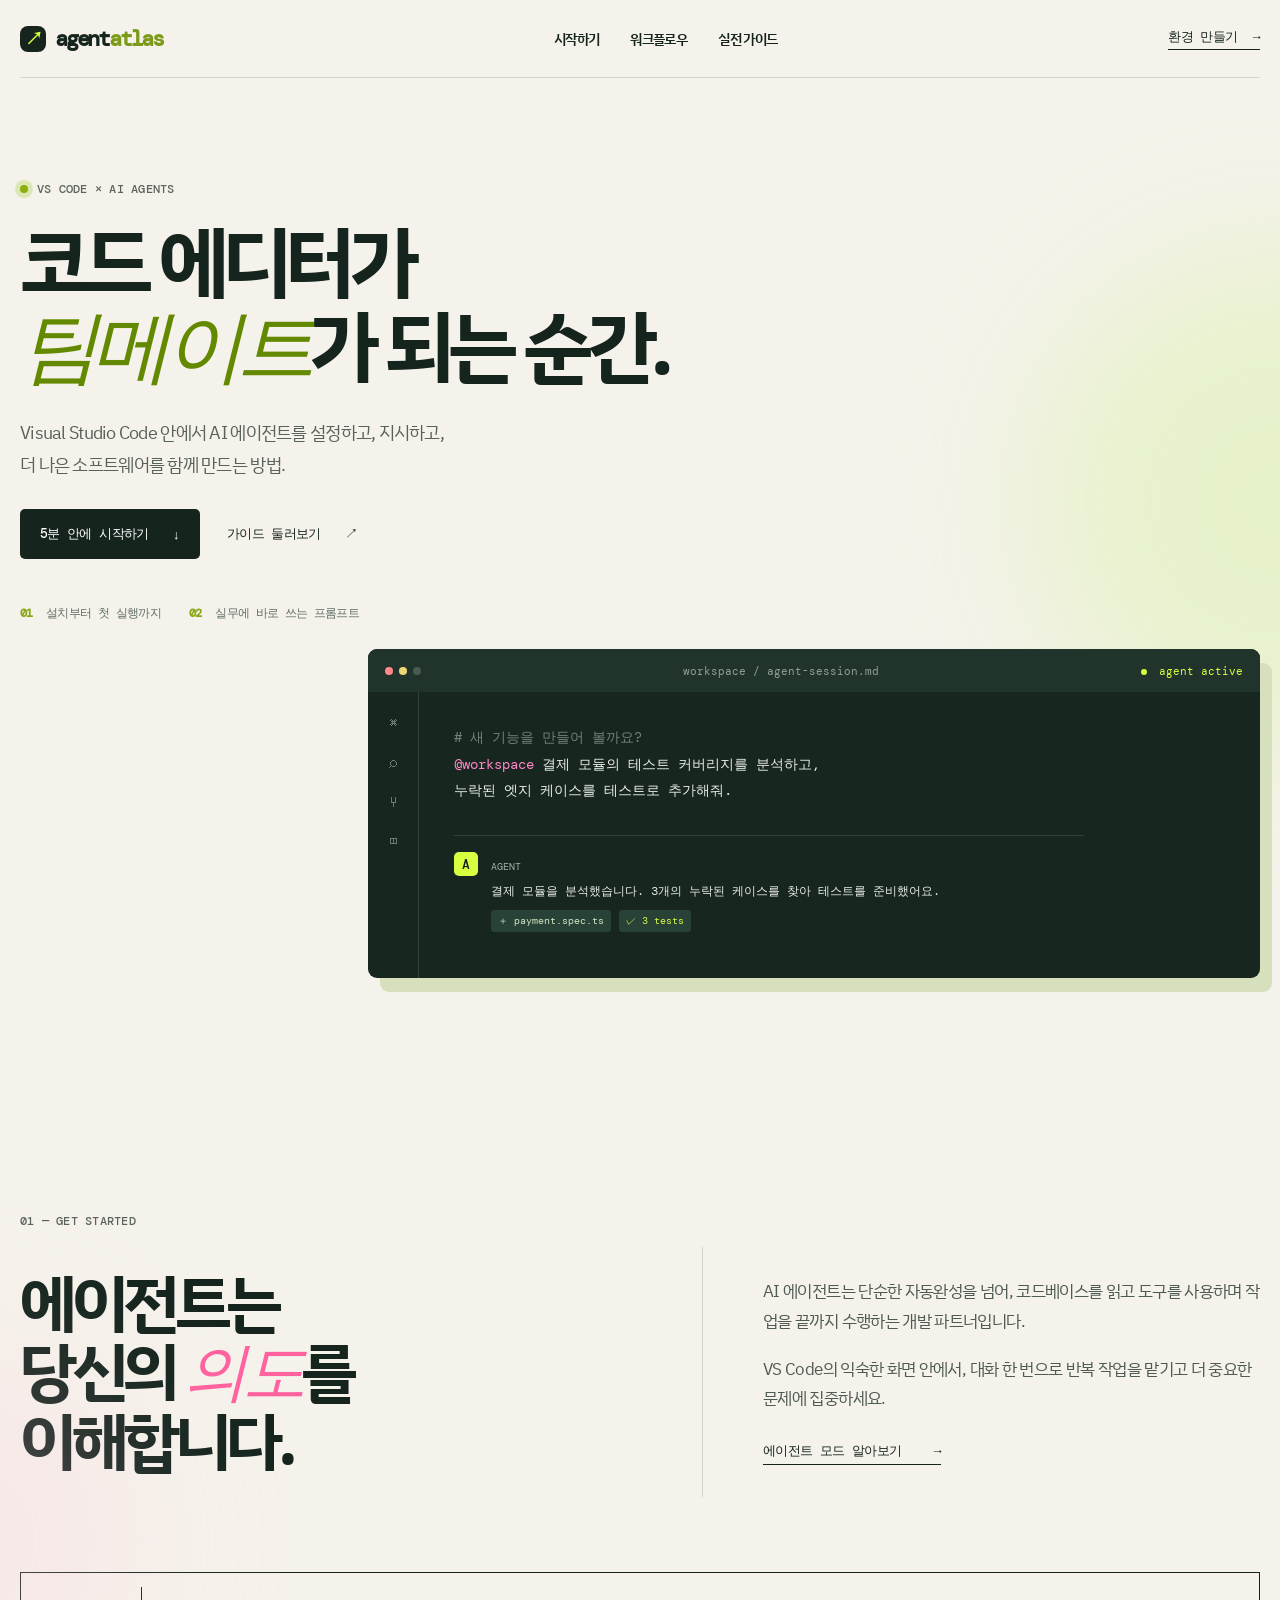
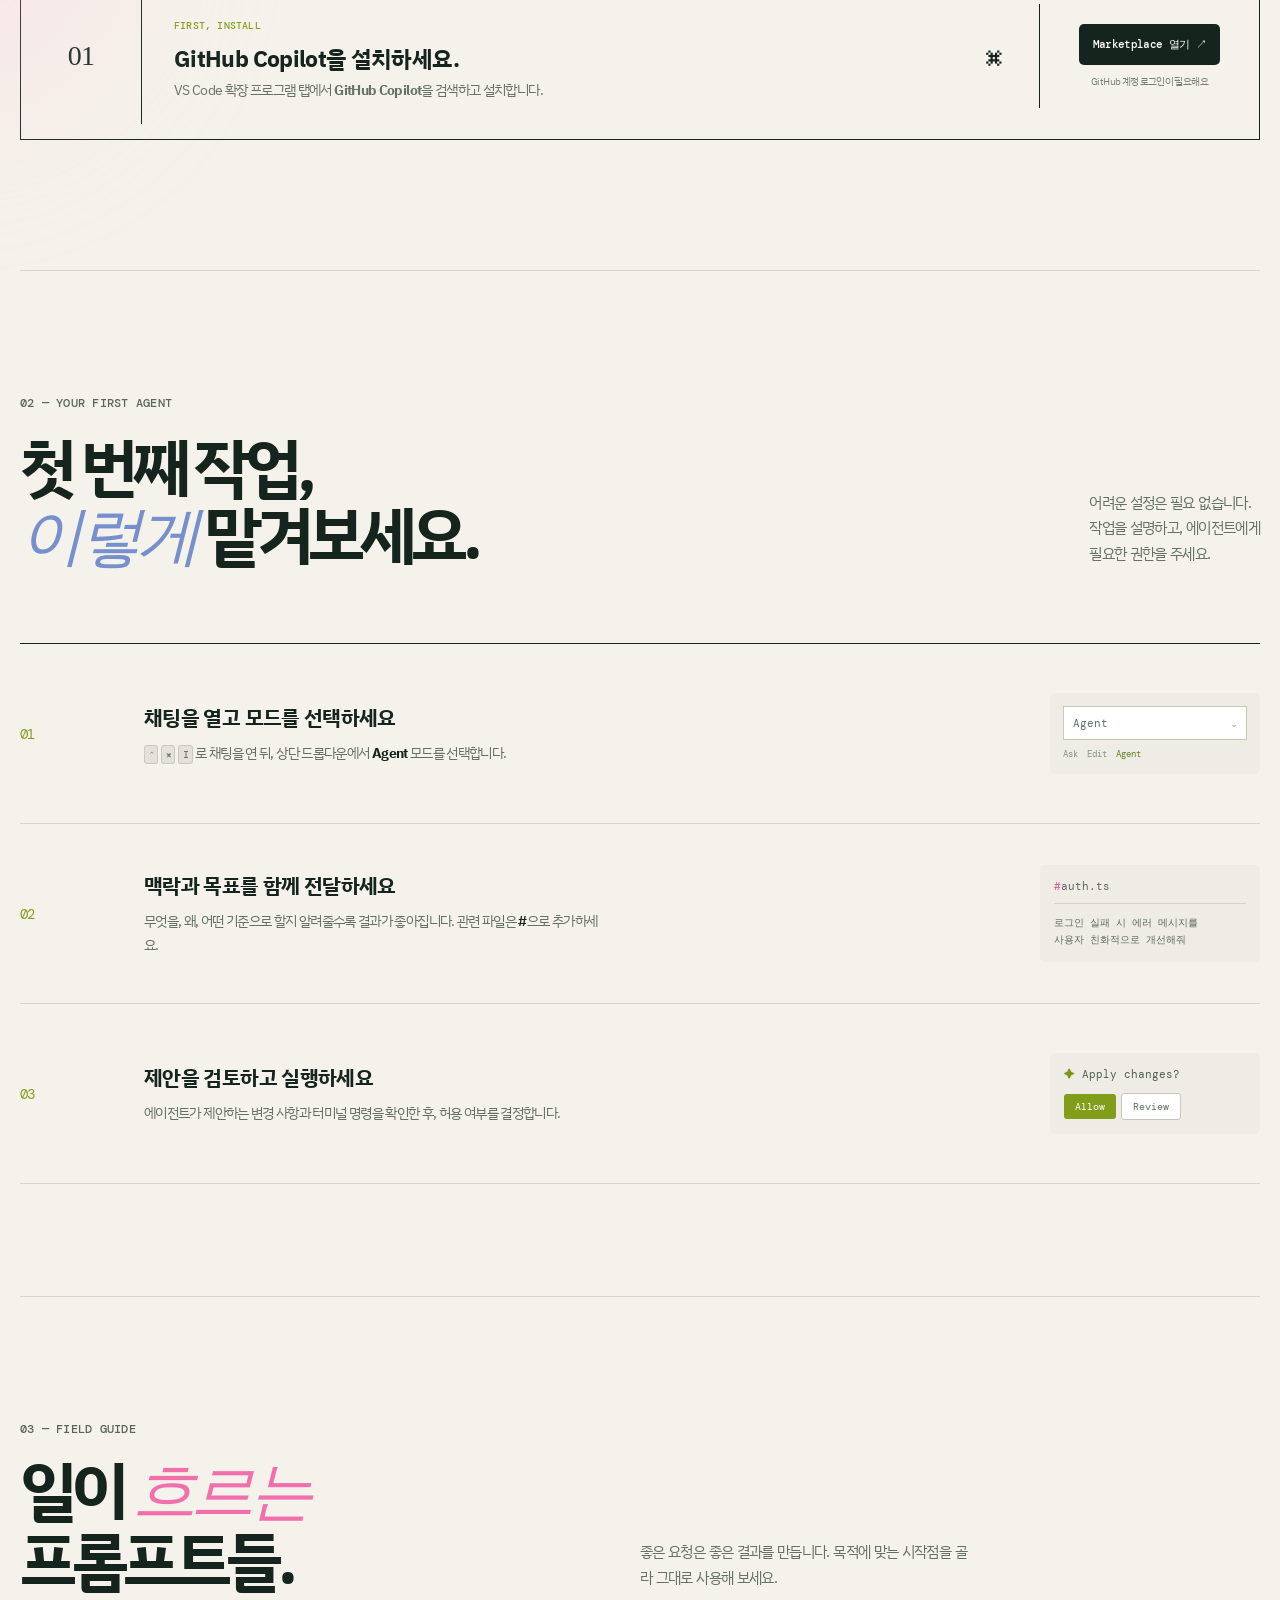
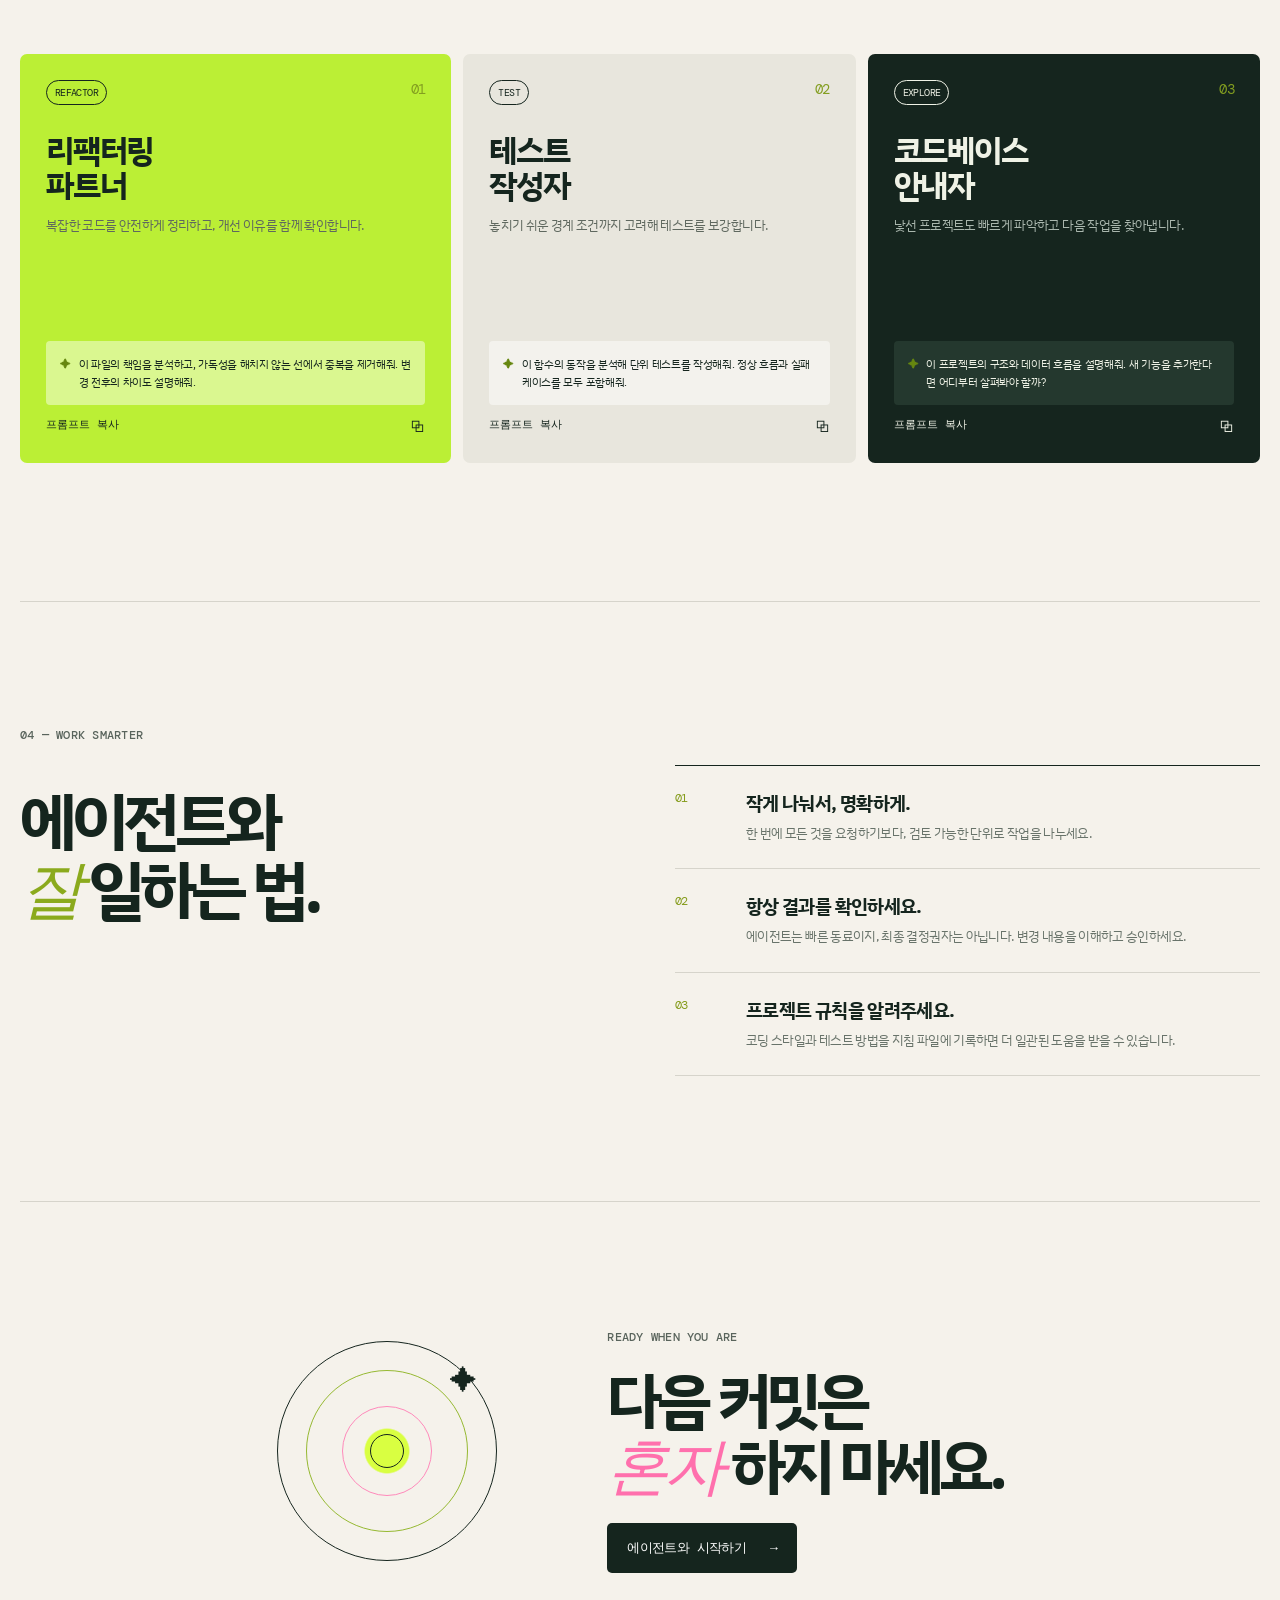
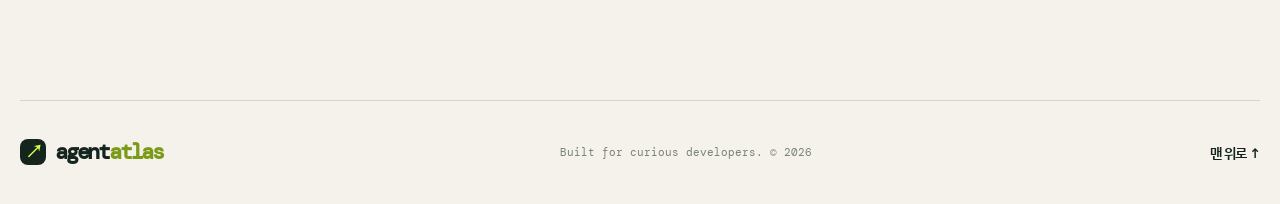
<file: index.html>
<!doctype html>
<html lang="ko">
  <head>
    <meta charset="UTF-8" />
    <meta name="viewport" content="width=device-width, initial-scale=1.0" />
    <meta name="description" content="Visual Studio Code에서 AI 에이전트를 설정하고 활용하는 실전 가이드" />
    <title>Agent Atlas — VS Code AI Agent Guide</title>
    <link rel="preconnect" href="https://fonts.googleapis.com" />
    <link rel="preconnect" href="https://fonts.gstatic.com" crossorigin />
    <link href="https://fonts.googleapis.com/css2?family=DM+Mono:wght@400;500&family=IBM+Plex+Sans+KR:wght@400;500;600;700&display=swap" rel="stylesheet" />
    <link rel="stylesheet" href="style.css" />
  </head>
  <body>
    <div class="ambient ambient-one"></div><div class="ambient ambient-two"></div>
    <header class="site-header">
      <a class="brand" href="#top" aria-label="Agent Atlas 홈"><span class="brand-mark">↗</span><span>agent<span>atlas</span></span></a>
      <nav aria-label="주요 메뉴"><a href="#setup">시작하기</a><a href="#workflow">워크플로우</a><a href="#guide">실전 가이드</a></nav>
      <a class="header-cta" href="#setup">환경 만들기 <span>→</span></a>
    </header>

    <main id="top">
      <section class="hero">
        <div class="eyebrow"><span class="pulse"></span> VS CODE × AI AGENTS</div>
        <h1>코드 에디터가<br /><em>팀메이트</em>가 되는 순간.</h1>
        <p class="hero-copy">Visual Studio Code 안에서 AI 에이전트를 설정하고, 지시하고,<br class="desktop-break" /> 더 나은 소프트웨어를 함께 만드는 방법.</p>
        <div class="hero-actions"><a class="button primary" href="#setup">5분 안에 시작하기 <span>↓</span></a><a class="button secondary" href="#guide">가이드 둘러보기 <span>↗</span></a></div>
        <div class="hero-meta"><span><b>01</b> 설치부터 첫 실행까지</span><span><b>02</b> 실무에 바로 쓰는 프롬프트</span></div>
        <div class="code-stage" aria-label="AI agent 예시 화면">
          <div class="editor-top"><div class="traffic"><i></i><i></i><i></i></div><span>workspace / agent-session.md</span><span class="live"><i></i> agent active</span></div>
          <div class="editor-body"><aside><span>⌘</span><span>⌕</span><span>⑂</span><span>◫</span></aside><div class="code-content"><p class="code-muted"># 새 기능을 만들어 볼까요?</p><p><span class="code-pink">@workspace</span> <span class="code-white">결제 모듈의 테스트 커버리지를 분석하고,</span></p><p><span class="code-white">누락된 엣지 케이스를 테스트로 추가해줘.</span></p><div class="agent-response"><div class="agent-avatar">A</div><div><span class="response-label">AGENT</span><p>결제 모듈을 분석했습니다. 3개의 누락된 케이스를 찾아 테스트를 준비했어요.</p><div class="files"><span>＋ payment.spec.ts</span><span>✓ 3 tests</span></div></div></div></div><div class="editor-line"></div></div>
        </div>
      </section>

      <section class="intro" id="setup">
        <div class="section-label">01 — GET STARTED</div>
        <div class="intro-grid"><h2>에이전트는<br />당신의 <em>의도</em>를<br />이해합니다.</h2><div class="intro-copy"><p>AI 에이전트는 단순한 자동완성을 넘어, 코드베이스를 읽고 도구를 사용하며 작업을 끝까지 수행하는 개발 파트너입니다.</p><p>VS Code의 익숙한 화면 안에서, 대화 한 번으로 반복 작업을 맡기고 더 중요한 문제에 집중하세요.</p><a href="#guide" class="text-link">에이전트 모드 알아보기 <span>→</span></a></div></div>
        <div class="install-card"><div class="install-number">01</div><div class="install-main"><span class="mini-label">FIRST, INSTALL</span><h3>GitHub Copilot을 설치하세요.</h3><p>VS Code 확장 프로그램 탭에서 <b>GitHub Copilot</b>을 검색하고 설치합니다.</p></div><div class="install-icon"><span>⌘</span></div><div class="install-action"><a class="button dark" href="https://marketplace.visualstudio.com/items?itemName=GitHub.copilot" target="_blank" rel="noreferrer">Marketplace 열기 ↗</a><small>GitHub 계정 로그인이 필요해요</small></div></div>
      </section>

      <section class="steps" id="workflow">
        <div class="section-head"><div><div class="section-label">02 — YOUR FIRST AGENT</div><h2>첫 번째 작업,<br /><em>이렇게</em> 맡겨보세요.</h2></div><p>어려운 설정은 필요 없습니다.<br />작업을 설명하고, 에이전트에게<br />필요한 권한을 주세요.</p></div>
        <div class="step-list">
          <article class="step"><div class="step-count">01</div><div class="step-text"><h3>채팅을 열고 모드를 선택하세요</h3><p><kbd>⌃</kbd> <kbd>⌘</kbd> <kbd>I</kbd> 로 채팅을 연 뒤, 상단 드롭다운에서 <b>Agent</b> 모드를 선택합니다.</p></div><div class="step-visual mode-visual"><div class="fake-select">Agent <span>⌄</span></div><small>Ask　Edit　<span>Agent</span></small></div></article>
          <article class="step"><div class="step-count">02</div><div class="step-text"><h3>맥락과 목표를 함께 전달하세요</h3><p>무엇을, 왜, 어떤 기준으로 할지 알려줄수록 결과가 좋아집니다. 관련 파일은 <b>#</b>으로 추가하세요.</p></div><div class="step-visual prompt-visual"><span class="hash">#</span><span>auth.ts</span><i></i><small>로그인 실패 시 에러 메시지를<br />사용자 친화적으로 개선해줘</small></div></article>
          <article class="step"><div class="step-count">03</div><div class="step-text"><h3>제안을 검토하고 실행하세요</h3><p>에이전트가 제안하는 변경 사항과 터미널 명령을 확인한 후, 허용 여부를 결정합니다.</p></div><div class="step-visual approve-visual"><div><span class="bot">✦</span><span>Apply changes?</span></div><button>Allow</button><button class="outline">Review</button></div></article>
        </div>
      </section>

      <section class="guide" id="guide">
        <div class="guide-header"><div class="section-label">03 — FIELD GUIDE</div><h2>일이 <em>흐르는</em><br />프롬프트들.</h2><p>좋은 요청은 좋은 결과를 만듭니다. 목적에 맞는 시작점을 골라 그대로 사용해 보세요.</p></div>
        <div class="guide-grid">
          <article class="prompt-card featured"><div class="card-top"><span class="tag">REFACTOR</span><span class="card-no">01</span></div><h3>리팩터링<br />파트너</h3><p>복잡한 코드를 안전하게 정리하고, 개선 이유를 함께 확인합니다.</p><div class="prompt-box"><span>✦</span><p>이 파일의 책임을 분석하고, 가독성을 해치지 않는 선에서 중복을 제거해줘. 변경 전후의 차이도 설명해줘.</p></div><button class="copy-button" data-copy="이 파일의 책임을 분석하고, 가독성을 해치지 않는 선에서 중복을 제거해줘. 변경 전후의 차이도 설명해줘.">프롬프트 복사 <span>⧉</span></button></article>
          <article class="prompt-card"><div class="card-top"><span class="tag">TEST</span><span class="card-no">02</span></div><h3>테스트<br />작성자</h3><p>놓치기 쉬운 경계 조건까지 고려해 테스트를 보강합니다.</p><div class="prompt-box"><span>✦</span><p>이 함수의 동작을 분석해 단위 테스트를 작성해줘. 정상 흐름과 실패 케이스를 모두 포함해줘.</p></div><button class="copy-button" data-copy="이 함수의 동작을 분석해 단위 테스트를 작성해줘. 정상 흐름과 실패 케이스를 모두 포함해줘.">프롬프트 복사 <span>⧉</span></button></article>
          <article class="prompt-card dark-card"><div class="card-top"><span class="tag">EXPLORE</span><span class="card-no">03</span></div><h3>코드베이스<br />안내자</h3><p>낯선 프로젝트도 빠르게 파악하고 다음 작업을 찾아냅니다.</p><div class="prompt-box"><span>✦</span><p>이 프로젝트의 구조와 데이터 흐름을 설명해줘. 새 기능을 추가한다면 어디부터 살펴봐야 할까?</p></div><button class="copy-button" data-copy="이 프로젝트의 구조와 데이터 흐름을 설명해줘. 새 기능을 추가한다면 어디부터 살펴봐야 할까?">프롬프트 복사 <span>⧉</span></button></article>
        </div>
      </section>

      <section class="principles"><div class="section-label">04 — WORK SMARTER</div><div class="principles-grid"><h2>에이전트와<br /><em>잘</em> 일하는 법.</h2><div class="principle-list"><article><span>01</span><div><h3>작게 나눠서, 명확하게.</h3><p>한 번에 모든 것을 요청하기보다, 검토 가능한 단위로 작업을 나누세요.</p></div></article><article><span>02</span><div><h3>항상 결과를 확인하세요.</h3><p>에이전트는 빠른 동료이지, 최종 결정권자는 아닙니다. 변경 내용을 이해하고 승인하세요.</p></div></article><article><span>03</span><div><h3>프로젝트 규칙을 알려주세요.</h3><p>코딩 스타일과 테스트 방법을 지침 파일에 기록하면 더 일관된 도움을 받을 수 있습니다.</p></div></article></div></div></section>

      <section class="closing"><div class="closing-orbit"><span></span><span></span><span></span><i>✦</i></div><div><div class="section-label">READY WHEN YOU ARE</div><h2>다음 커밋은<br /><em>혼자</em> 하지 마세요.</h2><a class="button primary" href="#setup">에이전트와 시작하기 <span>→</span></a></div></section>
    </main>
    <footer><a class="brand" href="#top"><span class="brand-mark">↗</span><span>agent<span>atlas</span></span></a><p>Built for curious developers. © 2026</p><a href="#top">맨 위로 ↑</a></footer>
    <div class="toast" role="status">프롬프트를 복사했어요.</div>
    <script src="script.js"></script>
  </body>
</html>
</file>
<file: style.css>
:root{--ink:#15251e;--paper:#f5f2eb;--acid:#d9ff41;--lime:#bbef35;--pink:#ff7fc0;--muted:#6d756e;--line:#d6d4cb;--mono:"DM Mono",monospace}*{box-sizing:border-box}html{scroll-behavior:smooth}body{margin:0;background:var(--paper);color:var(--ink);font-family:"IBM Plex Sans KR",sans-serif;letter-spacing:-.04em}.ambient{position:absolute;border-radius:50%;filter:blur(80px);opacity:.22;pointer-events:none}.ambient-one{width:500px;height:500px;background:#b4f25b;top:250px;right:-250px}.ambient-two{width:380px;height:380px;background:#ffc5dc;top:1350px;left:-240px}.site-header{height:78px;max-width:1240px;margin:auto;display:flex;align-items:center;justify-content:space-between;border-bottom:1px solid var(--line);position:relative;z-index:2}.brand{color:var(--ink);font:bold 22px/1 var(--mono);text-decoration:none;letter-spacing:-.1em;display:flex;align-items:center;gap:9px}.brand>span:last-child span{color:#7b9b18}.brand-mark{display:grid;place-items:center;background:var(--ink);color:var(--acid);width:26px;height:26px;border-radius:8px;font-size:18px}.site-header nav{display:flex;gap:31px}.site-header nav a,footer>a:last-child{color:var(--ink);text-decoration:none;font-size:14px;font-weight:600}.header-cta{font:500 13px var(--mono);text-decoration:none;color:var(--ink);border-bottom:1px solid var(--ink);padding-bottom:3px}.header-cta span{margin-left:8px}.hero{max-width:1240px;margin:auto;padding:103px 0 80px;position:relative}.eyebrow,.section-label,.mini-label{font:500 12px var(--mono);letter-spacing:.02em;color:#59645c}.eyebrow{display:flex;align-items:center;gap:9px}.pulse{width:8px;height:8px;border-radius:50%;background:#8cae12;box-shadow:0 0 0 5px #dce8b3}.hero h1,.intro h2,.steps h2,.guide h2,.principles h2,.closing h2{font-size:clamp(50px,6.2vw,88px);line-height:1.06;letter-spacing:-.085em;margin:22px 0}.hero h1 em,h2 em{font-family:Georgia,serif;font-weight:400}.hero h1 em{color:#638900}.hero-copy{font-size:18px;line-height:1.75;color:#57625a;margin:28px 0 29px;letter-spacing:-.04em}.button{display:inline-flex;align-items:center;gap:24px;text-decoration:none;border-radius:5px;padding:16px 20px;font:500 13px var(--mono);transition:.2s}.button.primary{background:var(--ink);color:#fff}.button.primary:hover,.button.dark:hover{transform:translateY(-3px);background:#34483e}.button.secondary{color:var(--ink);margin-left:7px}.hero-meta{font:12px var(--mono);display:flex;gap:28px;margin-top:46px;color:#617067}.hero-meta b{color:#8aa718;margin-right:7px}.code-stage{background:#17261f;border-radius:9px;margin-top:27px;box-shadow:12px 14px 0 #d6e0bd;max-width:892px;margin-left:auto;color:#e7ece3;overflow:hidden;letter-spacing:0}.editor-top{height:43px;background:#20342b;display:flex;align-items:center;padding:0 17px;color:#91a095;font:11px var(--mono);justify-content:space-between}.traffic{display:flex;gap:6px}.traffic i{width:8px;height:8px;border-radius:50%;background:#495a51}.traffic i:first-child{background:#ff8888}.traffic i:nth-child(2){background:#efd675}.live{color:#d9ff41}.live i{display:inline-block;width:6px;height:6px;background:var(--acid);border-radius:50%;margin-right:5px}.editor-body{min-height:286px;display:flex}.editor-body aside{width:51px;border-right:1px solid #2f4439;padding-top:18px;display:flex;align-items:center;flex-direction:column;gap:18px;color:#6c7c73}.code-content{padding:32px 35px;font:14px/1.9 var(--mono);flex:1}.code-content p{margin:0}.code-muted{color:#728278}.code-pink{color:#ff87c5}.code-white{color:#e6ece5}.agent-response{display:flex;gap:13px;margin-top:31px;padding-top:16px;border-top:1px solid #2e4238;max-width:630px}.agent-avatar{width:24px;height:24px;background:var(--acid);color:var(--ink);border-radius:5px;display:grid;place-items:center;font:500 13px var(--mono)}.response-label{color:#a4b5a9;font-size:10px}.agent-response p{font:12px/1.65 var(--mono);margin:3px 0 9px}.files{display:flex;gap:8px}.files span{font:10px var(--mono);background:#294238;color:#d2e6c3;padding:4px 7px;border-radius:3px}.files span+span{color:#d9ff41}.intro,.steps,.guide,.principles,.closing,footer{max-width:1240px;margin:auto}.intro{padding:155px 0 130px}.intro-grid{display:grid;grid-template-columns:1.1fr .9fr;margin-top:18px}.intro h2,.steps h2,.guide h2,.principles h2,.closing h2{font-size:64px}.intro h2 em{color:#ff629f}.intro-copy{padding:29px 0 0 60px;border-left:1px solid var(--line);font-size:17px;line-height:1.75;color:#4e5b52}.intro-copy p{margin:0 0 18px}.text-link{color:var(--ink);font:500 13px var(--mono);text-decoration:none;border-bottom:1px solid var(--ink);padding-bottom:4px;display:inline-block;margin-top:11px}.text-link span{margin-left:25px}.install-card{margin-top:75px;border:1px solid var(--ink);min-height:168px;display:grid;grid-template-columns:120px 1.3fr 92px 220px;align-items:center}.install-number{font:28px Georgia,serif;text-align:center}.install-main{border-left:1px solid var(--ink);padding:25px 32px}.mini-label{color:#849b1a;font-size:10px}.install-main h3{font-size:23px;margin:9px 0 6px}.install-main p{color:#677168;margin:0;font-size:14px}.install-icon{font:35px var(--mono);text-align:center}.install-action{padding:20px;border-left:1px solid var(--ink);display:flex;gap:9px;align-items:center;flex-direction:column}.button.dark{padding:13px 14px;background:var(--ink);color:#fff;font-size:11px}.install-action small{font-size:10px;color:#778076}.steps{padding:124px 0 112px;border-top:1px solid var(--line)}.section-head{display:flex;justify-content:space-between;align-items:end}.section-head p,.guide-header>p{color:#647068;font-size:15px;line-height:1.7;margin-bottom:26px}.steps h2 em{color:#768fcd}.step-list{margin-top:51px;border-top:1px solid var(--ink)}.step{display:grid;grid-template-columns:100px 1.2fr .8fr;align-items:center;min-height:180px;border-bottom:1px solid var(--line);gap:24px}.step-count,.card-no{font:14px var(--mono);color:#839e20}.step-text h3{font-size:21px;margin:0 0 10px}.step-text p{font-size:14px;color:#647067;line-height:1.7;margin:0;max-width:460px}.step-text b{color:var(--ink)}kbd{font:10px var(--mono);background:#e3e1d8;border:1px solid #cbc9bf;border-radius:3px;padding:2px 4px;color:#566159}.step-visual{justify-self:end;font:11px var(--mono);letter-spacing:0;background:#eeece5;border-radius:5px}.mode-visual{width:210px;padding:13px}.fake-select{background:#fff;border:1px solid #c8c6bd;padding:9px;color:#627368;display:flex;justify-content:space-between}.mode-visual small{display:block;margin-top:8px;color:#829087}.mode-visual small span{color:#5e8420}.prompt-visual{width:220px;padding:14px;color:#5e6960}.prompt-visual .hash{color:#d95e9e}.prompt-visual i{display:block;border-top:1px solid #d5d2ca;margin:10px 0}.prompt-visual small{font-size:10px;line-height:1.7}.approve-visual{width:210px;padding:14px}.approve-visual div{display:flex;gap:7px;margin-bottom:12px;color:#506058}.bot{color:#789719}.approve-visual button{font:10px var(--mono);border:0;padding:6px 11px;background:#819d1a;color:#fff;border-radius:3px}.approve-visual button.outline{margin-left:5px;background:#fff;color:#5f6c63;border:1px solid #c7c5bc}.guide{padding:124px 0 138px;border-top:1px solid var(--line)}.guide-header{display:grid;grid-template-columns:1fr 1fr;position:relative}.guide-header .section-label{grid-column:1/-1}.guide-header h2{grid-column:1;margin-top:19px}.guide-header>p{align-self:end;max-width:330px}.guide h2 em{color:#f170ac}.guide-grid{display:grid;grid-template-columns:1.1fr 1fr 1fr;gap:12px;margin-top:38px}.prompt-card{background:#e8e6dd;border-radius:7px;padding:26px;min-height:409px;display:flex;flex-direction:column}.prompt-card.featured{background:var(--lime)}.dark-card{background:var(--ink);color:#eff2e6}.card-top{display:flex;justify-content:space-between}.tag{font:10px var(--mono);border:1px solid currentColor;border-radius:20px;padding:5px 8px}.prompt-card h3{font-size:32px;letter-spacing:-.07em;line-height:1.1;margin:28px 0 12px}.prompt-card>p{font-size:13px;color:#5f685f;line-height:1.65;margin:0}.dark-card>p{color:#aab7ae}.prompt-box{margin-top:auto;background:rgba(255,255,255,.45);padding:14px;border-radius:4px;font-size:11px;line-height:1.65;display:flex;gap:8px;letter-spacing:-.03em}.dark-card .prompt-box{background:#24382e}.prompt-box span{color:#668710}.prompt-box p{margin:0}.copy-button{margin-top:12px;border:0;background:none;font:11px var(--mono);text-align:left;padding:0;cursor:pointer;color:inherit}.copy-button span{float:right;font-size:15px}.principles{border-top:1px solid var(--line);padding:125px 0}.principles-grid{display:grid;grid-template-columns:1fr 1fr;gap:70px;margin-top:22px}.principles h2 em{color:#8baa1d}.principle-list{border-top:1px solid var(--ink)}.principle-list article{display:grid;grid-template-columns:58px 1fr;gap:13px;padding:24px 0;border-bottom:1px solid var(--line)}.principle-list article>span{font:12px var(--mono);color:#849b1a}.principle-list h3{font-size:19px;margin:0 0 7px}.principle-list p{font-size:13px;line-height:1.65;color:#68736a;margin:0}.closing{border-top:1px solid var(--line);padding:127px 140px;display:flex;justify-content:center;gap:110px;align-items:center}.closing h2{font-size:62px}.closing h2 em{color:#ff70ad}.closing-orbit{width:220px;height:220px;border-radius:50%;position:relative;background:radial-gradient(circle at 50% 50%,var(--acid) 0 14%,transparent 15%);border:1px solid var(--ink)}.closing-orbit span{position:absolute;border:1px solid #96b932;border-radius:50%;inset:28px}.closing-orbit span:nth-child(2){inset:64px;border-color:#ff8abb}.closing-orbit span:nth-child(3){inset:92px;border-color:var(--ink)}.closing-orbit i{font-style:normal;position:absolute;top:20px;right:20px;font-size:27px}footer{height:104px;border-top:1px solid var(--line);display:flex;align-items:center;justify-content:space-between}footer p{font:11px var(--mono);color:#788078;letter-spacing:0}.toast{position:fixed;bottom:22px;left:50%;transform:translate(-50%,120px);opacity:0;background:var(--ink);color:#fff;padding:12px 17px;border-radius:5px;font:12px var(--mono);transition:.25s;z-index:5}.toast.show{transform:translate(-50%,0);opacity:1}@media(max-width:800px){.site-header,.hero,.intro,.steps,.guide,.principles,footer{margin-left:22px;margin-right:22px}.site-header nav{display:none}.header-cta{font-size:11px}.hero{padding:70px 0 60px}.hero h1{font-size:53px}.desktop-break{display:none}.hero-copy{font-size:16px}.code-stage{margin-left:0}.editor-body aside{display:none}.code-content{padding:25px 18px;font-size:11px}.intro,.steps,.guide,.principles{padding-top:85px;padding-bottom:85px}.intro-grid,.principles-grid{grid-template-columns:1fr;gap:18px}.intro h2,.steps h2,.guide h2,.principles h2,.closing h2{font-size:48px}.intro-copy{padding:0;border:0;font-size:15px}.install-card{grid-template-columns:55px 1fr;gap:0}.install-number{font-size:20px}.install-main{padding:22px 15px}.install-main h3{font-size:18px}.install-main p{font-size:12px}.install-icon,.install-action{display:none}.section-head{display:block}.section-head p{margin:0}.step{grid-template-columns:45px 1fr;padding:25px 0;gap:10px}.step-visual{grid-column:2;justify-self:start;margin-top:5px}.guide-header{display:block}.guide-header>p{margin:0 0 25px}.guide-grid{grid-template-columns:1fr;gap:10px}.prompt-card{min-height:335px}.closing{margin:0;padding:75px 22px;gap:30px;justify-content:flex-start}.closing-orbit{width:105px;height:105px;flex:none}.closing-orbit span{inset:15px}.closing-orbit span:nth-child(2){inset:30px}.closing-orbit span:nth-child(3){inset:43px}.closing-orbit i{top:4px;right:8px;font-size:19px}.closing h2{font-size:38px}.closing .section-label{font-size:9px}footer{height:85px}footer p{display:none}}
</file>
